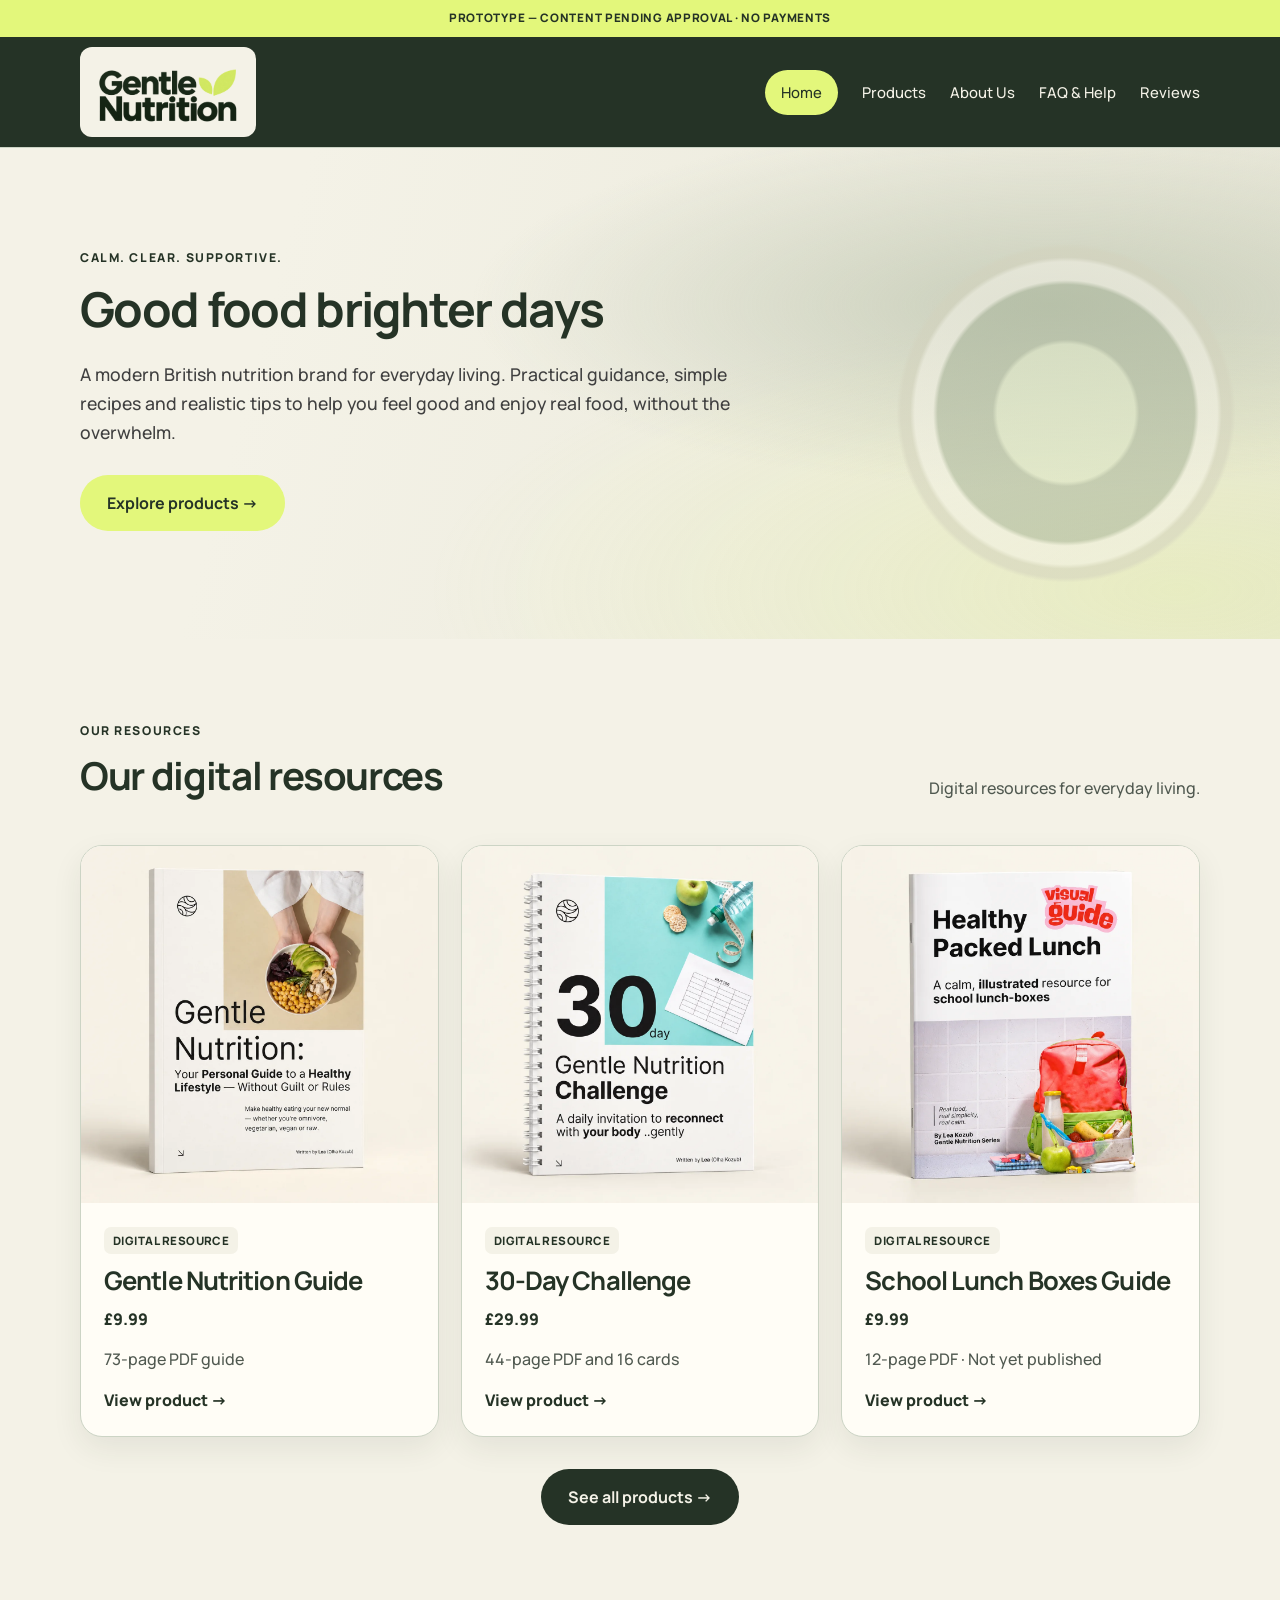
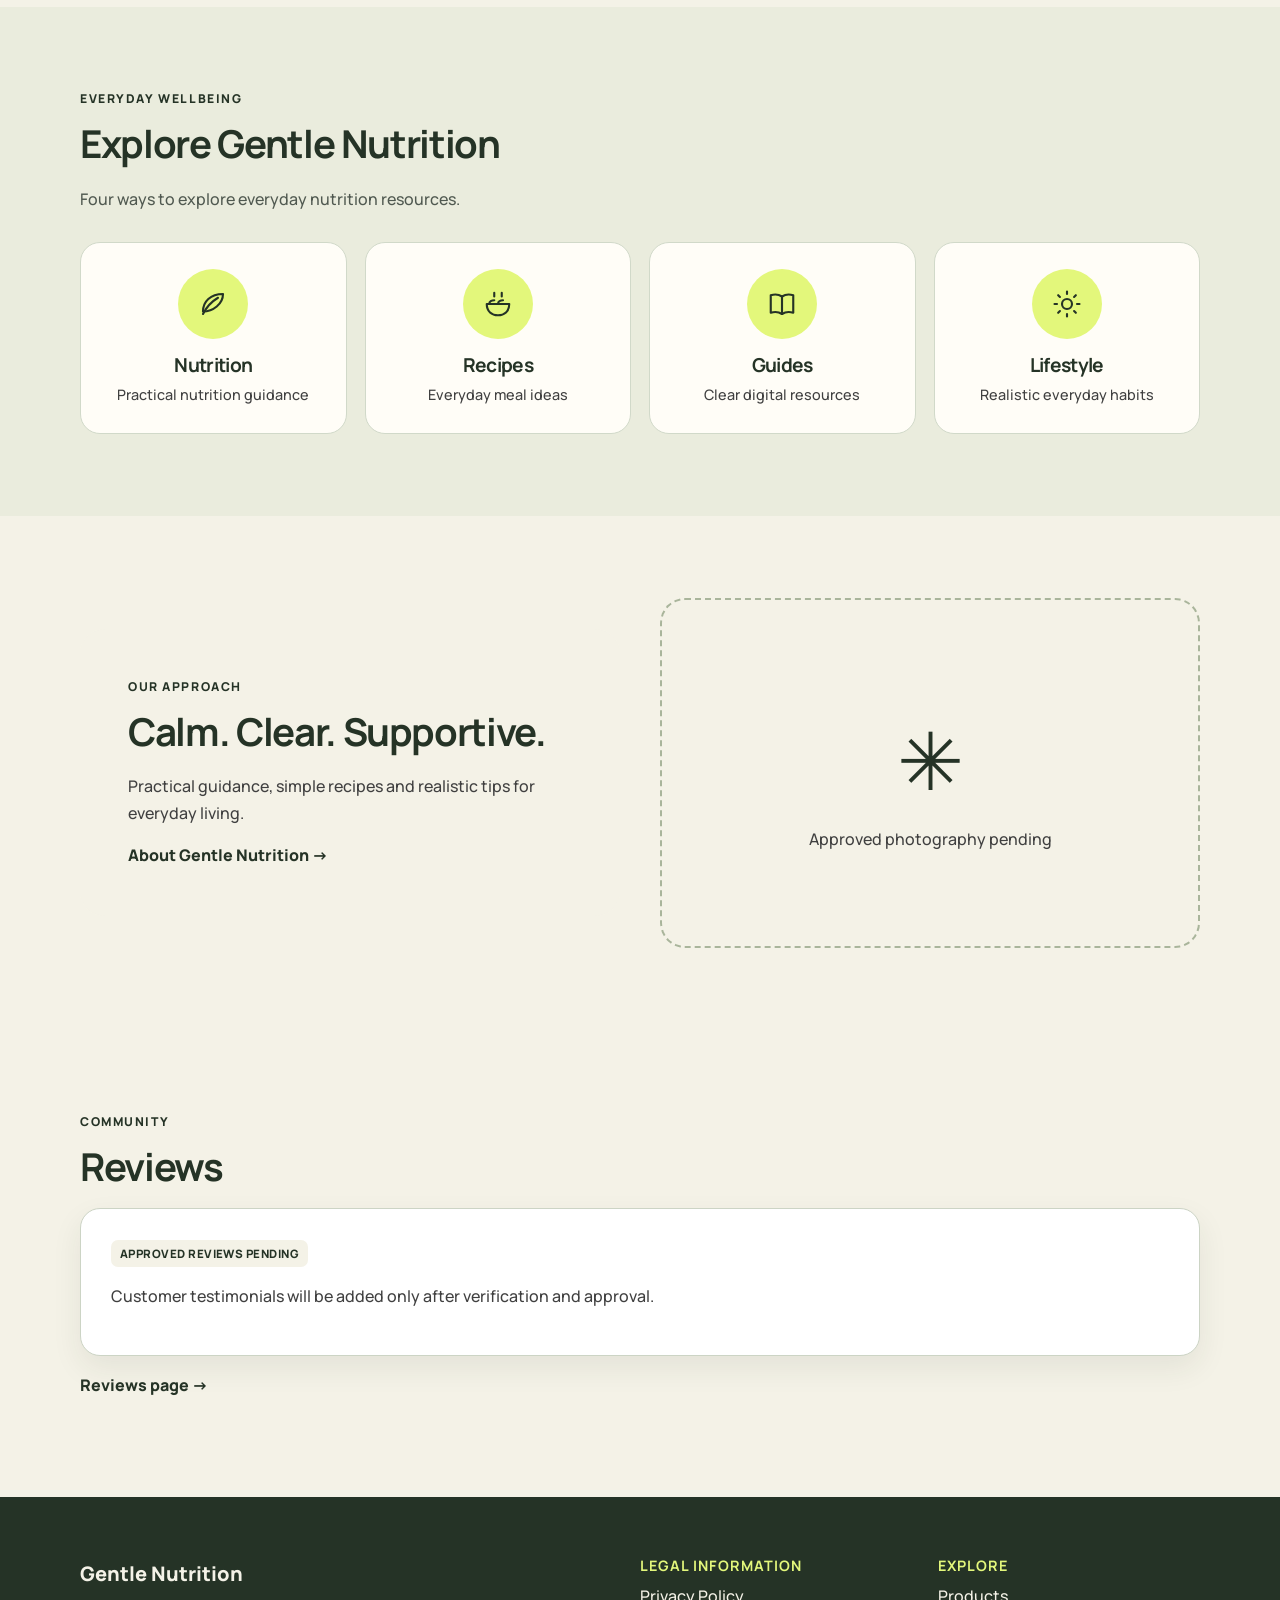
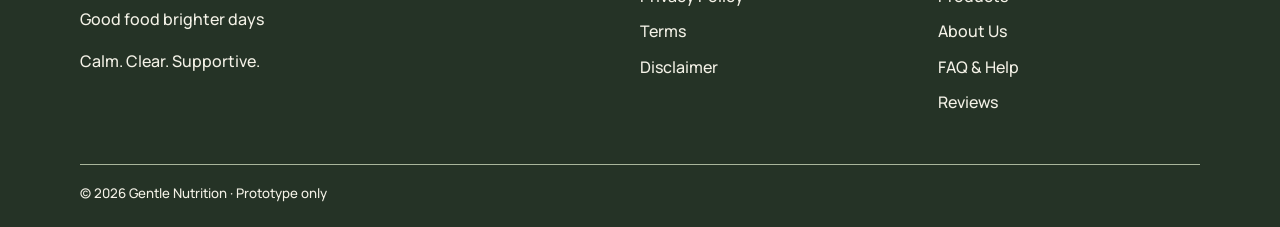
<file: index.html>
<!DOCTYPE html>
<html lang="en"><head><meta charset="utf-8"/><meta content="width=device-width,initial-scale=1" name="viewport"/><meta content="Gentle Nutrition: practical nutrition guidance and digital resources" name="description"/><title>Home | Gentle Nutrition Demo</title><link href="style.css" rel="stylesheet"/><script defer="" src="script.js"></script></head><body><div class="demo-banner">PROTOTYPE — CONTENT PENDING APPROVAL · NO PAYMENTS</div>
<header class="site-header"><div class="container header-inner"><a class="brand" href="index.html"><img alt="Gentle Nutrition" class="official-logo" src="assets/gentle-nutrition-official-dark-logo.png"/></a><button aria-controls="main-nav" aria-expanded="false" class="menu-toggle" type="button">☰ Menu</button><nav aria-label="Main navigation" id="main-nav"><a href="index.html">Home</a><a href="products.html">Products</a><a href="about.html">About Us</a><a href="faq.html">FAQ &amp; Help</a><a href="reviews.html">Reviews</a></nav></div></header><main><section class="hero"><div class="container hero-content"><p class="eyebrow">CALM. CLEAR. SUPPORTIVE.</p><h1>Good food brighter days</h1><p>A modern British nutrition brand for everyday living. Practical guidance, simple recipes and realistic tips to help you feel good and enjoy real food, without the overwhelm.</p><a class="btn btn-primary" href="products.html">Explore products →</a></div></section><section class="section"><div class="container"><div class="section-heading"><div><p class="eyebrow">OUR RESOURCES</p><h2>Our digital resources</h2></div><p class="muted">Digital resources for everyday living.</p></div><div class="product-grid featured-grid"><a class="product-card" href="product.html?id=guide"><div class="cover cover-guide"><img alt="Gentle Nutrition Guide cover" class="product-cover-image" loading="lazy" src="assets/guide.webp"/></div><div class="product-card-content"><div class="tiny-label">DIGITAL RESOURCE</div><h3>Gentle Nutrition Guide</h3><p class="price-small">£9.99</p><p>73-page PDF guide</p><span class="text-link">View product →</span></div></a><a class="product-card" href="product.html?id=challenge"><div class="cover cover-challenge"><img alt="30-Day Challenge cover" class="product-cover-image" loading="lazy" src="assets/challenge.webp"/></div><div class="product-card-content"><div class="tiny-label">DIGITAL RESOURCE</div><h3>30-Day Challenge</h3><p class="price-small">£29.99</p><p>44-page PDF and 16 cards</p><span class="text-link">View product →</span></div></a><a class="product-card" href="product.html?id=lunchboxes"><div class="cover cover-lunchboxes"><img alt="School Lunch Boxes Guide cover" class="product-cover-image" loading="lazy" src="assets/lunchboxes.webp"/></div><div class="product-card-content"><div class="tiny-label">DIGITAL RESOURCE</div><h3>School Lunch Boxes Guide</h3><p class="price-small">£9.99</p><p>12-page PDF · Not yet published</p><span class="text-link">View product →</span></div></a></div><div class="centered"><a class="btn btn-secondary" href="products.html">See all products →</a></div></div></section><section class="section explore-icons" aria-labelledby="explore-heading"><div class="container"><p class="eyebrow">EVERYDAY WELLBEING</p><h2 id="explore-heading">Explore Gentle Nutrition</h2><p class="muted">Four ways to explore everyday nutrition resources.</p><div class="icon-grid"><div class="icon-topic"><span class="icon-circle"><svg viewBox="0 0 24 24" width="30" height="30" fill="none" stroke="currentColor" stroke-width="1.7" stroke-linecap="round" stroke-linejoin="round" aria-hidden="true"><path d="M20 4C10 4 4 10 4 18c8 0 16-6 16-14Z"/><path d="M4 20c3-6 7-10 12-13"/></svg></span><h3>Nutrition</h3><p>Practical nutrition guidance</p></div><div class="icon-topic"><span class="icon-circle"><svg viewBox="0 0 24 24" width="30" height="30" fill="none" stroke="currentColor" stroke-width="1.7" stroke-linecap="round" stroke-linejoin="round" aria-hidden="true"><path d="M3 12h18c0 6-4 9-9 9s-9-3-9-9Z"/><path d="M5 12c0-2 2-3 4-3m3 3c0-2 2-3 4-3M9 3v3m6-3v3"/></svg></span><h3>Recipes</h3><p>Everyday meal ideas</p></div><div class="icon-topic"><span class="icon-circle"><svg viewBox="0 0 24 24" width="30" height="30" fill="none" stroke="currentColor" stroke-width="1.7" stroke-linecap="round" stroke-linejoin="round" aria-hidden="true"><path d="M12 6c-3-2-6-2-9-1v14c3-1 6-1 9 1 3-2 6-2 9-1V5c-3-1-6-1-9 1Z"/><path d="M12 6v14"/></svg></span><h3>Guides</h3><p>Clear digital resources</p></div><div class="icon-topic"><span class="icon-circle"><svg viewBox="0 0 24 24" width="30" height="30" fill="none" stroke="currentColor" stroke-width="1.7" stroke-linecap="round" stroke-linejoin="round" aria-hidden="true"><circle cx="12" cy="12" r="4"/><path d="M12 2v2m0 16v2M4.93 4.93l1.41 1.41m11.32 11.32 1.41 1.41M2 12h2m16 0h2M4.93 19.07l1.41-1.41M17.66 6.34l1.41-1.41"/></svg></span><h3>Lifestyle</h3><p>Realistic everyday habits</p></div></div></div></section><section class="section cream-section"><div class="container split"><div class="feature-panel"><p class="eyebrow">OUR APPROACH</p><h2>Calm. Clear. Supportive.</h2><p>Practical guidance, simple recipes and realistic tips for everyday living.</p><a class="text-link" href="about.html">About Gentle Nutrition →</a></div><div class="image-placeholder"><span aria-hidden="true" class="illustration-leaf">✳</span><span>Approved photography pending</span></div></div></section><section class="section" id="reviews"><div class="container"><p class="eyebrow">COMMUNITY</p><h2>Reviews</h2><div class="review-card"><span class="draft-tag">APPROVED REVIEWS PENDING</span><p>Customer testimonials will be added only after verification and approval.</p></div><p><a class="text-link" href="reviews.html">Reviews page →</a></p></div></section></main><footer class="site-footer"><div class="container footer-grid"><div><a class="footer-brand" href="index.html">Gentle Nutrition</a><p>Good food brighter days</p><p>Calm. Clear. Supportive.</p></div><div><h3>LEGAL INFORMATION</h3><a href="privacy.html">Privacy Policy</a><a href="terms.html">Terms</a><a href="disclaimer.html">Disclaimer</a></div><div><h3>EXPLORE</h3><a href="products.html">Products</a><a href="about.html">About Us</a><a href="faq.html">FAQ &amp; Help</a><a href="reviews.html">Reviews</a></div></div><div class="container footer-bottom">© <span data-year=""></span> Gentle Nutrition · Prototype only</div></footer></body></html>
</file>
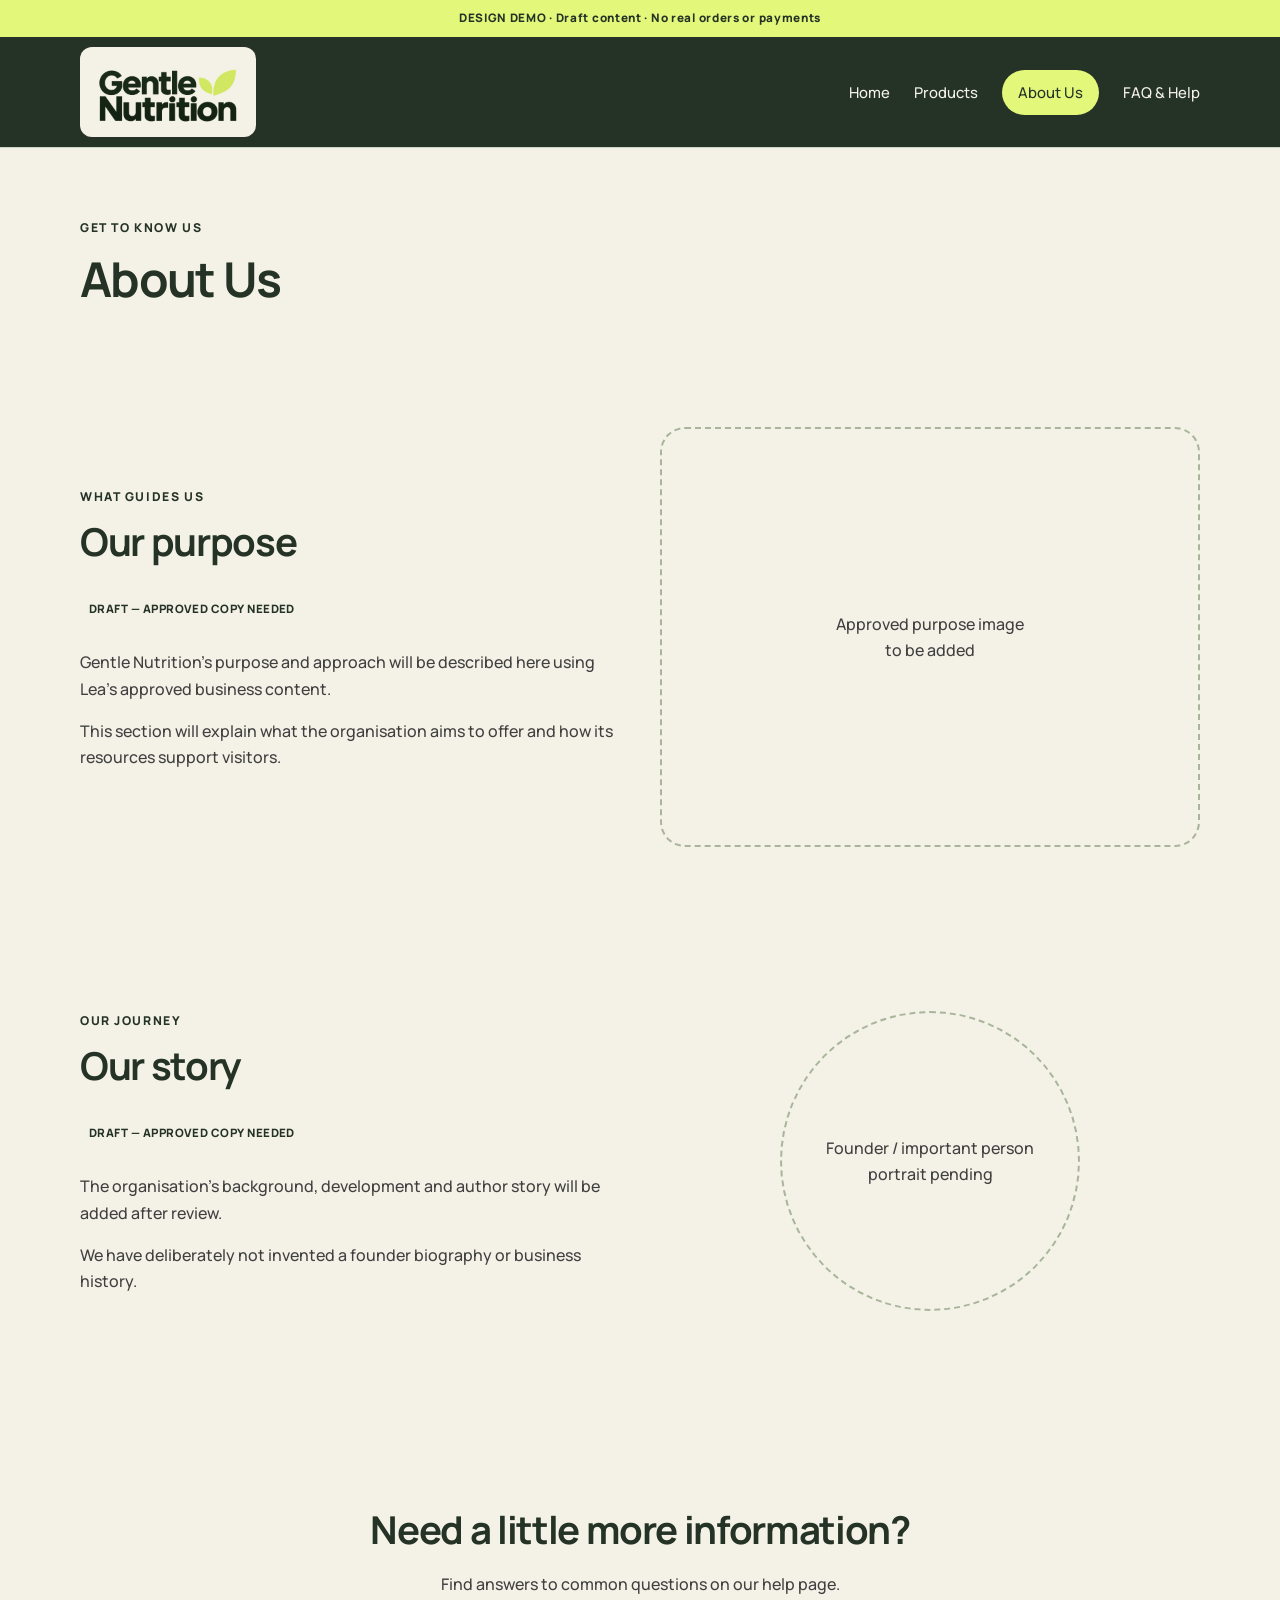
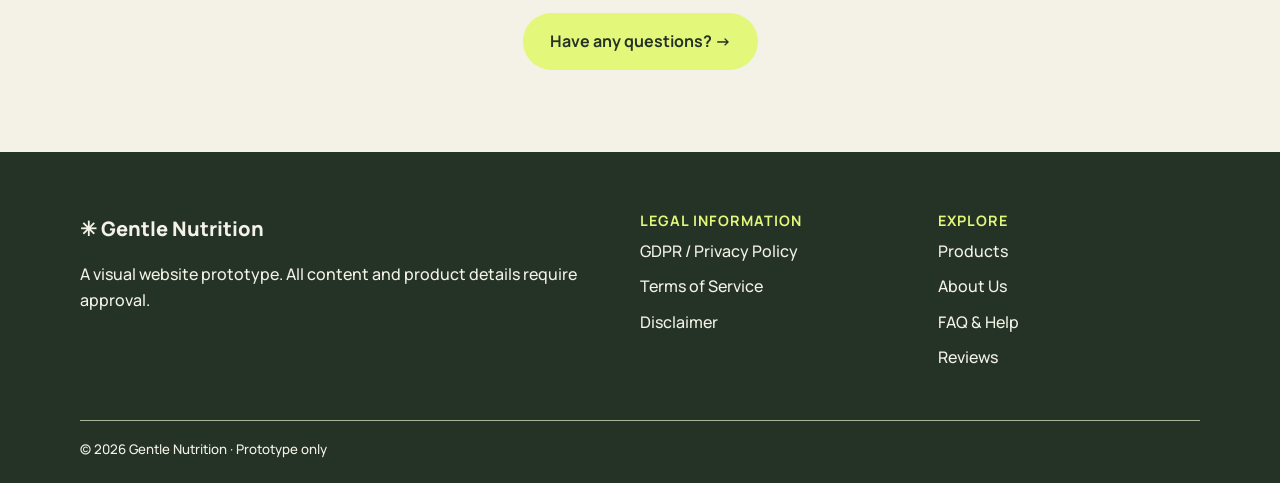
<file: about.html>
<!DOCTYPE html>
<html lang="en"><head><meta charset="utf-8"/><meta content="width=device-width,initial-scale=1" name="viewport"/><meta content="Gentle Nutrition website layout prototype based on team wireframes" name="description"/><title>About Us | Gentle Nutrition Demo</title><link href="style.css" rel="stylesheet"/><script defer="" src="script.js"></script></head><body><div class="demo-banner">DESIGN DEMO · Draft content · No real orders or payments</div><header class="site-header"><div class="container header-inner"><a class="brand" href="index.html"><img alt="Gentle Nutrition" class="official-logo" src="assets/gentle-nutrition-official-dark-logo.png"/></a><button aria-controls="main-nav" aria-expanded="false" class="menu-toggle" type="button">☰ Menu</button><nav aria-label="Main navigation" id="main-nav"><a href="index.html">Home</a><a href="products.html">Products</a><a aria-current="page" href="about.html">About Us</a><a href="faq.html">FAQ &amp; Help</a></nav></div></header><main><section class="page-intro"><div class="container"><p class="eyebrow">GET TO KNOW US</p><h1>About Us</h1></div></section><section class="section compact-top"><div class="container about-block"><div><p class="eyebrow">WHAT GUIDES US</p><h2>Our purpose</h2><p class="draft-tag">DRAFT — APPROVED COPY NEEDED</p><p>Gentle Nutrition's purpose and approach will be described here using Lea's approved business content.</p><p>This section will explain what the organisation aims to offer and how its resources support visitors.</p></div><div class="image-placeholder tall-image">Approved purpose image<br/>to be added</div></div></section><section class="section cream-section"><div class="container about-block"><div><p class="eyebrow">OUR JOURNEY</p><h2>Our story</h2><p class="draft-tag">DRAFT — APPROVED COPY NEEDED</p><p>The organisation's background, development and author story will be added after review.</p><p>We have deliberately not invented a founder biography or business history.</p></div><div aria-label="Placeholder for founder or important person portrait" class="portrait-placeholder" role="img">Founder / important person<br/>portrait pending</div></div></section><section class="section"><div class="container centered"><h2>Need a little more information?</h2><p>Find answers to common questions on our help page.</p><a class="btn btn-primary" href="faq.html">Have any questions? →</a></div></section></main><footer class="site-footer"><div class="container footer-grid"><div><a class="footer-brand" href="index.html">✳ Gentle Nutrition</a><p>A visual website prototype. All content and product details require approval.</p></div><div><h3>LEGAL INFORMATION</h3><a href="privacy.html">GDPR / Privacy Policy</a><a href="terms.html">Terms of Service</a><a href="disclaimer.html">Disclaimer</a></div><div><h3>EXPLORE</h3><a href="products.html">Products</a><a href="about.html">About Us</a><a href="faq.html">FAQ &amp; Help</a><a href="reviews.html">Reviews</a></div></div><div class="container footer-bottom">© <span data-year=""></span> Gentle Nutrition · Prototype only</div></footer></body></html>
</file>
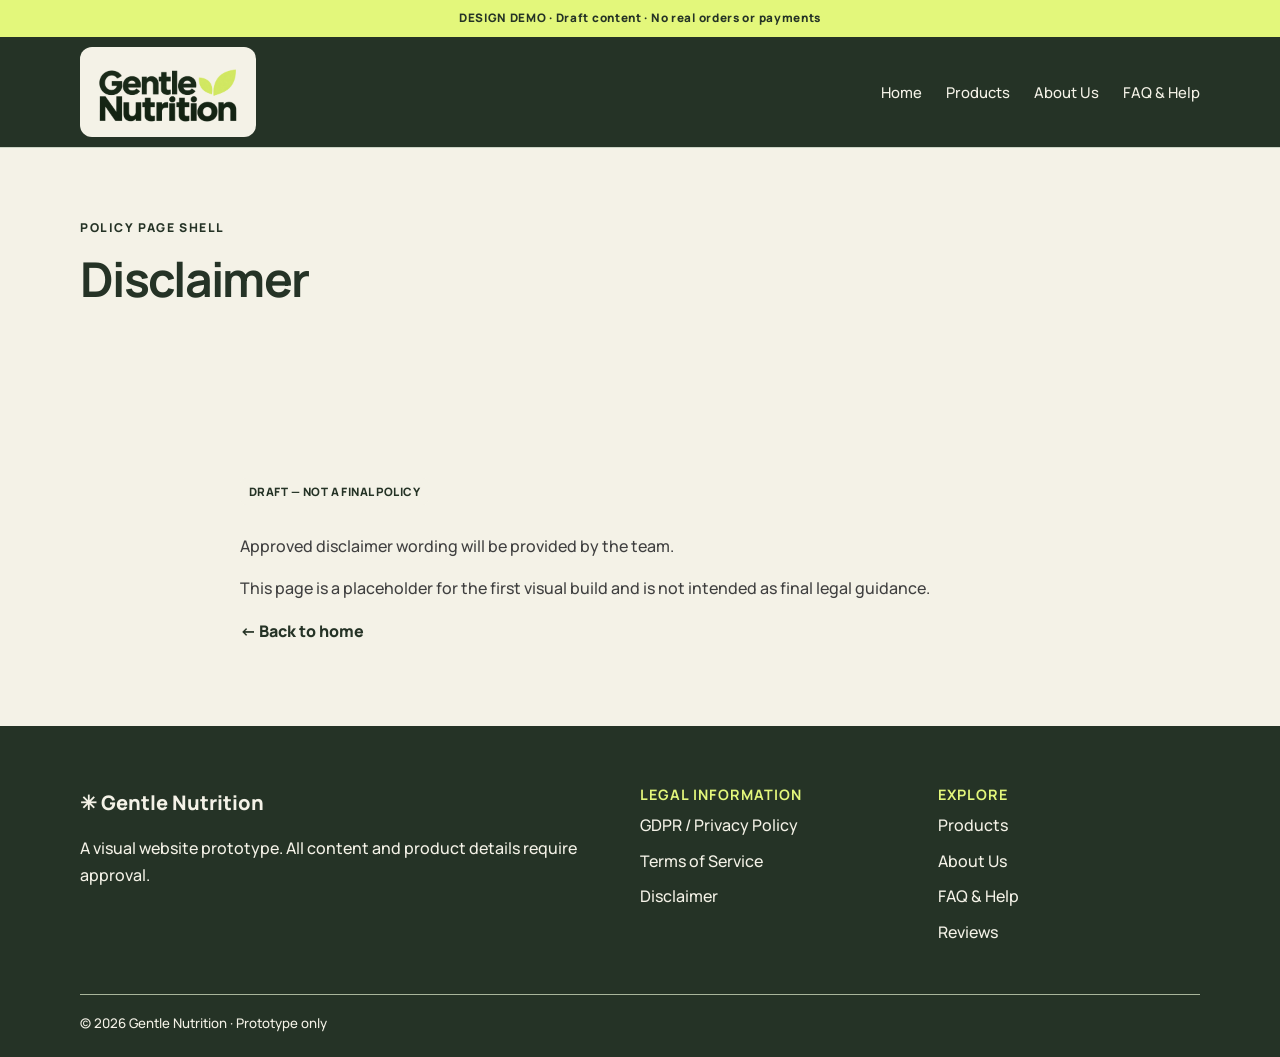
<file: disclaimer.html>
<!DOCTYPE html>
<html lang="en"><head><meta charset="utf-8"/><meta content="width=device-width,initial-scale=1" name="viewport"/><meta content="Gentle Nutrition website layout prototype based on team wireframes" name="description"/><title>Disclaimer | Gentle Nutrition Demo</title><link href="style.css" rel="stylesheet"/><script defer="" src="script.js"></script></head><body><div class="demo-banner">DESIGN DEMO · Draft content · No real orders or payments</div><header class="site-header"><div class="container header-inner"><a class="brand" href="index.html"><img alt="Gentle Nutrition" class="official-logo" src="assets/gentle-nutrition-official-dark-logo.png"/></a><button aria-controls="main-nav" aria-expanded="false" class="menu-toggle" type="button">☰ Menu</button><nav aria-label="Main navigation" id="main-nav"><a href="index.html">Home</a><a href="products.html">Products</a><a href="about.html">About Us</a><a href="faq.html">FAQ &amp; Help</a></nav></div></header><main><section class="page-intro"><div class="container"><p class="eyebrow">POLICY PAGE SHELL</p><h1>Disclaimer</h1></div></section><section class="section"><div class="container narrow"><p class="draft-tag">DRAFT — NOT A FINAL POLICY</p><p>Approved disclaimer wording will be provided by the team.</p><p>This page is a placeholder for the first visual build and is not intended as final legal guidance.</p><a class="text-link" href="index.html">← Back to home</a></div></section></main><footer class="site-footer"><div class="container footer-grid"><div><a class="footer-brand" href="index.html">✳ Gentle Nutrition</a><p>A visual website prototype. All content and product details require approval.</p></div><div><h3>LEGAL INFORMATION</h3><a href="privacy.html">GDPR / Privacy Policy</a><a href="terms.html">Terms of Service</a><a href="disclaimer.html">Disclaimer</a></div><div><h3>EXPLORE</h3><a href="products.html">Products</a><a href="about.html">About Us</a><a href="faq.html">FAQ &amp; Help</a><a href="reviews.html">Reviews</a></div></div><div class="container footer-bottom">© <span data-year=""></span> Gentle Nutrition · Prototype only</div></footer></body></html>
</file>
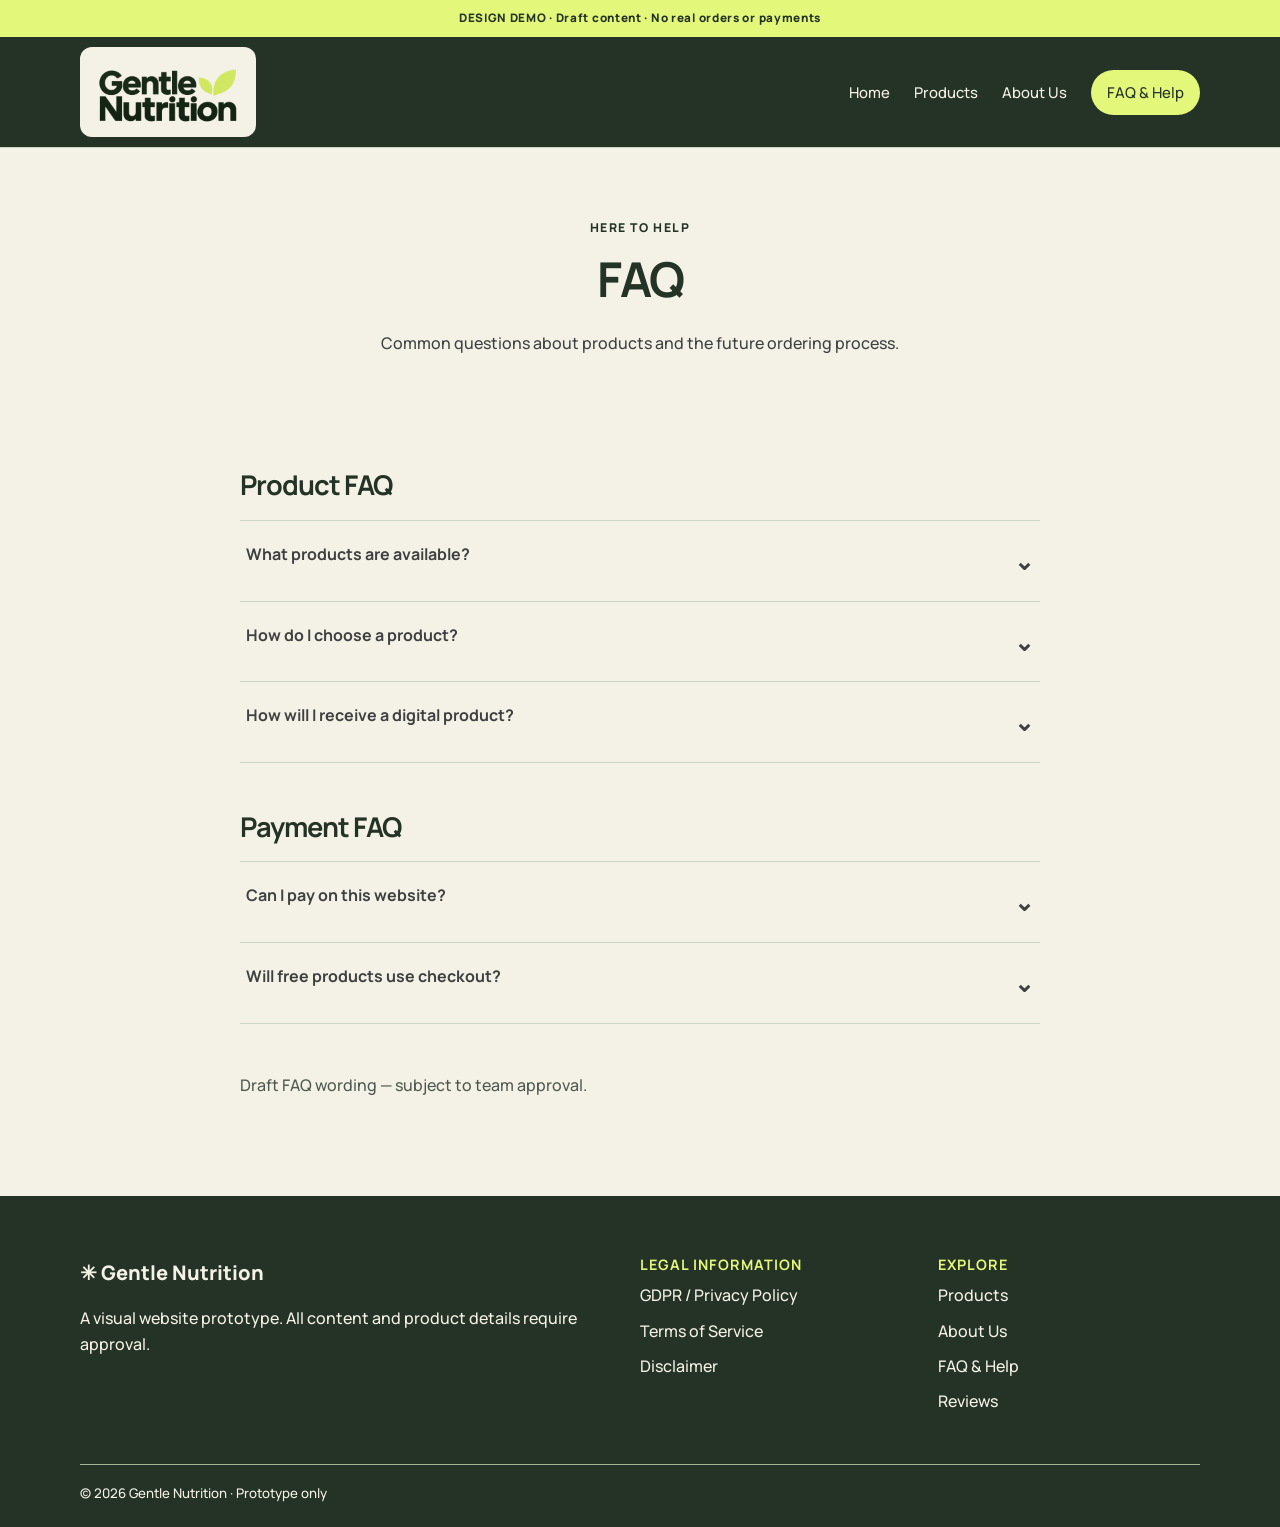
<file: faq.html>
<!DOCTYPE html>
<html lang="en"><head><meta charset="utf-8"/><meta content="width=device-width,initial-scale=1" name="viewport"/><meta content="Gentle Nutrition website layout prototype based on team wireframes" name="description"/><title>FAQ &amp; Help | Gentle Nutrition Demo</title><link href="style.css" rel="stylesheet"/><script defer="" src="script.js"></script></head><body><div class="demo-banner">DESIGN DEMO · Draft content · No real orders or payments</div><header class="site-header"><div class="container header-inner"><a class="brand" href="index.html"><img alt="Gentle Nutrition" class="official-logo" src="assets/gentle-nutrition-official-dark-logo.png"/></a><button aria-controls="main-nav" aria-expanded="false" class="menu-toggle" type="button">☰ Menu</button><nav aria-label="Main navigation" id="main-nav"><a href="index.html">Home</a><a href="products.html">Products</a><a href="about.html">About Us</a><a aria-current="page" href="faq.html">FAQ &amp; Help</a></nav></div></header><main><section class="page-intro faq-intro"><div class="container"><p class="eyebrow">HERE TO HELP</p><h1>FAQ</h1><p>Common questions about products and the future ordering process.</p></div></section><section class="section compact-top"><div class="container narrow"><section class="faq-group"><h2>Product FAQ</h2><details class="faq-item"><summary>What products are available?<span aria-hidden="true" class="faq-chevron">⌄</span></summary><div class="faq-answer"><p>The demo lists three paid digital products and one free Constructors offer. Approved details will be added later.</p></div></details><details class="faq-item"><summary>How do I choose a product?<span aria-hidden="true" class="faq-chevron">⌄</span></summary><div class="faq-answer"><p>Review each demonstration product page. Product guidance and suitability information still require approval.</p></div></details><details class="faq-item"><summary>How will I receive a digital product?<span aria-hidden="true" class="faq-chevron">⌄</span></summary><div class="faq-answer"><p>Digital delivery is not active in this demonstration. The approved delivery process will be implemented in a later stage.</p></div></details></section><section class="faq-group"><h2>Payment FAQ</h2><details class="faq-item"><summary>Can I pay on this website?<span aria-hidden="true" class="faq-chevron">⌄</span></summary><div class="faq-answer"><p>No. This is a visual demonstration. Live Stripe checkout has not been implemented.</p></div></details><details class="faq-item"><summary>Will free products use checkout?<span aria-hidden="true" class="faq-chevron">⌄</span></summary><div class="faq-answer"><p>The current project plan is for intended product orders, including free orders, to use Stripe in a later stage.</p></div></details></section><p class="muted">Draft FAQ wording — subject to team approval.</p></div></section></main><footer class="site-footer"><div class="container footer-grid"><div><a class="footer-brand" href="index.html">✳ Gentle Nutrition</a><p>A visual website prototype. All content and product details require approval.</p></div><div><h3>LEGAL INFORMATION</h3><a href="privacy.html">GDPR / Privacy Policy</a><a href="terms.html">Terms of Service</a><a href="disclaimer.html">Disclaimer</a></div><div><h3>EXPLORE</h3><a href="products.html">Products</a><a href="about.html">About Us</a><a href="faq.html">FAQ &amp; Help</a><a href="reviews.html">Reviews</a></div></div><div class="container footer-bottom">© <span data-year=""></span> Gentle Nutrition · Prototype only</div></footer></body></html>
</file>
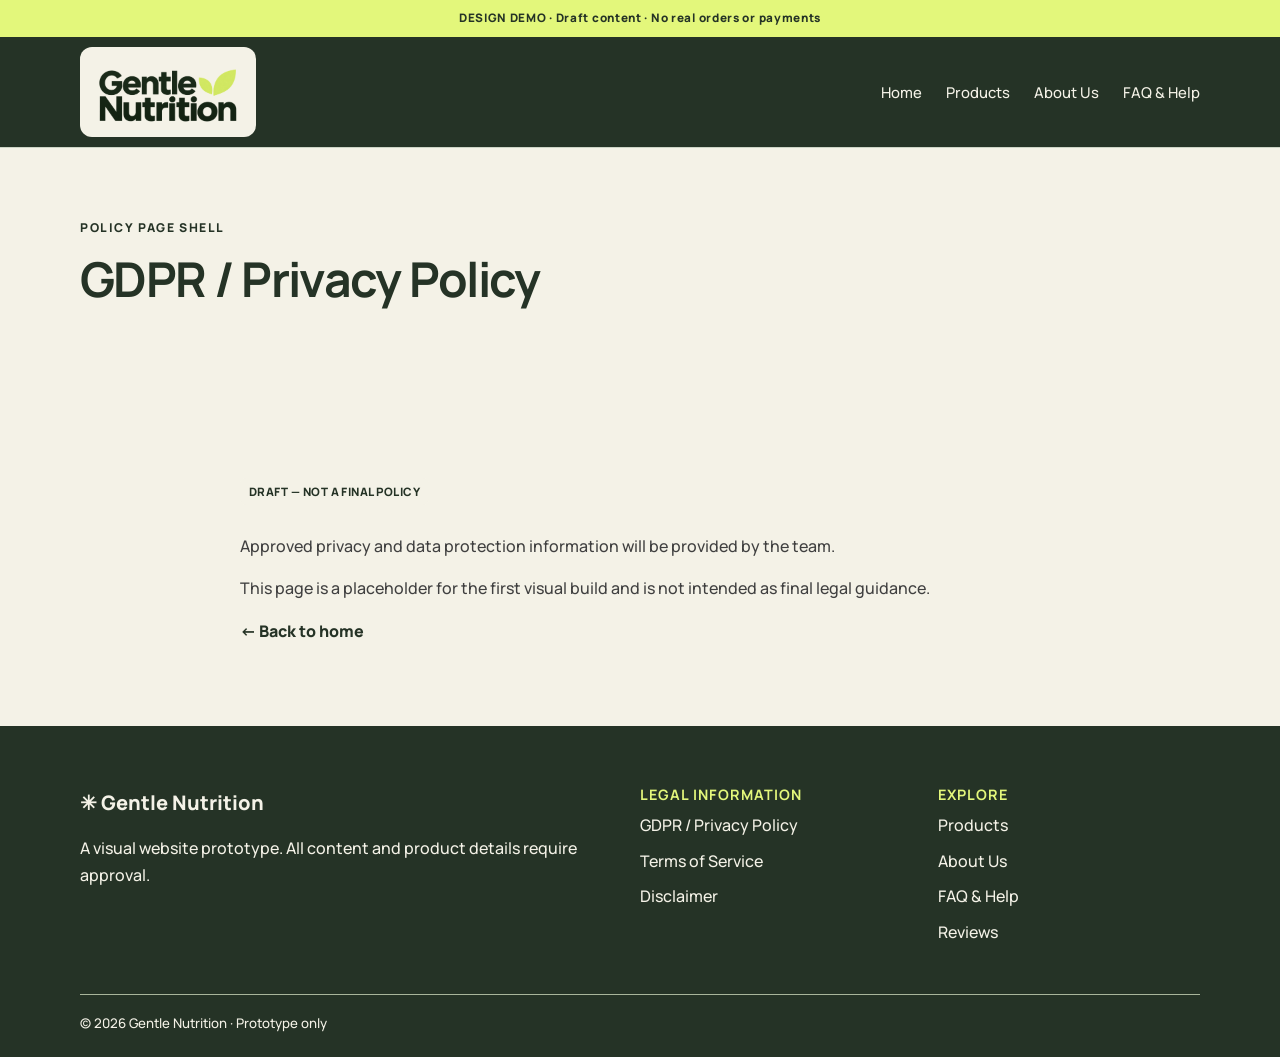
<file: privacy.html>
<!DOCTYPE html>
<html lang="en"><head><meta charset="utf-8"/><meta content="width=device-width,initial-scale=1" name="viewport"/><meta content="Gentle Nutrition website layout prototype based on team wireframes" name="description"/><title>GDPR / Privacy Policy | Gentle Nutrition Demo</title><link href="style.css" rel="stylesheet"/><script defer="" src="script.js"></script></head><body><div class="demo-banner">DESIGN DEMO · Draft content · No real orders or payments</div><header class="site-header"><div class="container header-inner"><a class="brand" href="index.html"><img alt="Gentle Nutrition" class="official-logo" src="assets/gentle-nutrition-official-dark-logo.png"/></a><button aria-controls="main-nav" aria-expanded="false" class="menu-toggle" type="button">☰ Menu</button><nav aria-label="Main navigation" id="main-nav"><a href="index.html">Home</a><a href="products.html">Products</a><a href="about.html">About Us</a><a href="faq.html">FAQ &amp; Help</a></nav></div></header><main><section class="page-intro"><div class="container"><p class="eyebrow">POLICY PAGE SHELL</p><h1>GDPR / Privacy Policy</h1></div></section><section class="section"><div class="container narrow"><p class="draft-tag">DRAFT — NOT A FINAL POLICY</p><p>Approved privacy and data protection information will be provided by the team.</p><p>This page is a placeholder for the first visual build and is not intended as final legal guidance.</p><a class="text-link" href="index.html">← Back to home</a></div></section></main><footer class="site-footer"><div class="container footer-grid"><div><a class="footer-brand" href="index.html">✳ Gentle Nutrition</a><p>A visual website prototype. All content and product details require approval.</p></div><div><h3>LEGAL INFORMATION</h3><a href="privacy.html">GDPR / Privacy Policy</a><a href="terms.html">Terms of Service</a><a href="disclaimer.html">Disclaimer</a></div><div><h3>EXPLORE</h3><a href="products.html">Products</a><a href="about.html">About Us</a><a href="faq.html">FAQ &amp; Help</a><a href="reviews.html">Reviews</a></div></div><div class="container footer-bottom">© <span data-year=""></span> Gentle Nutrition · Prototype only</div></footer></body></html>
</file>
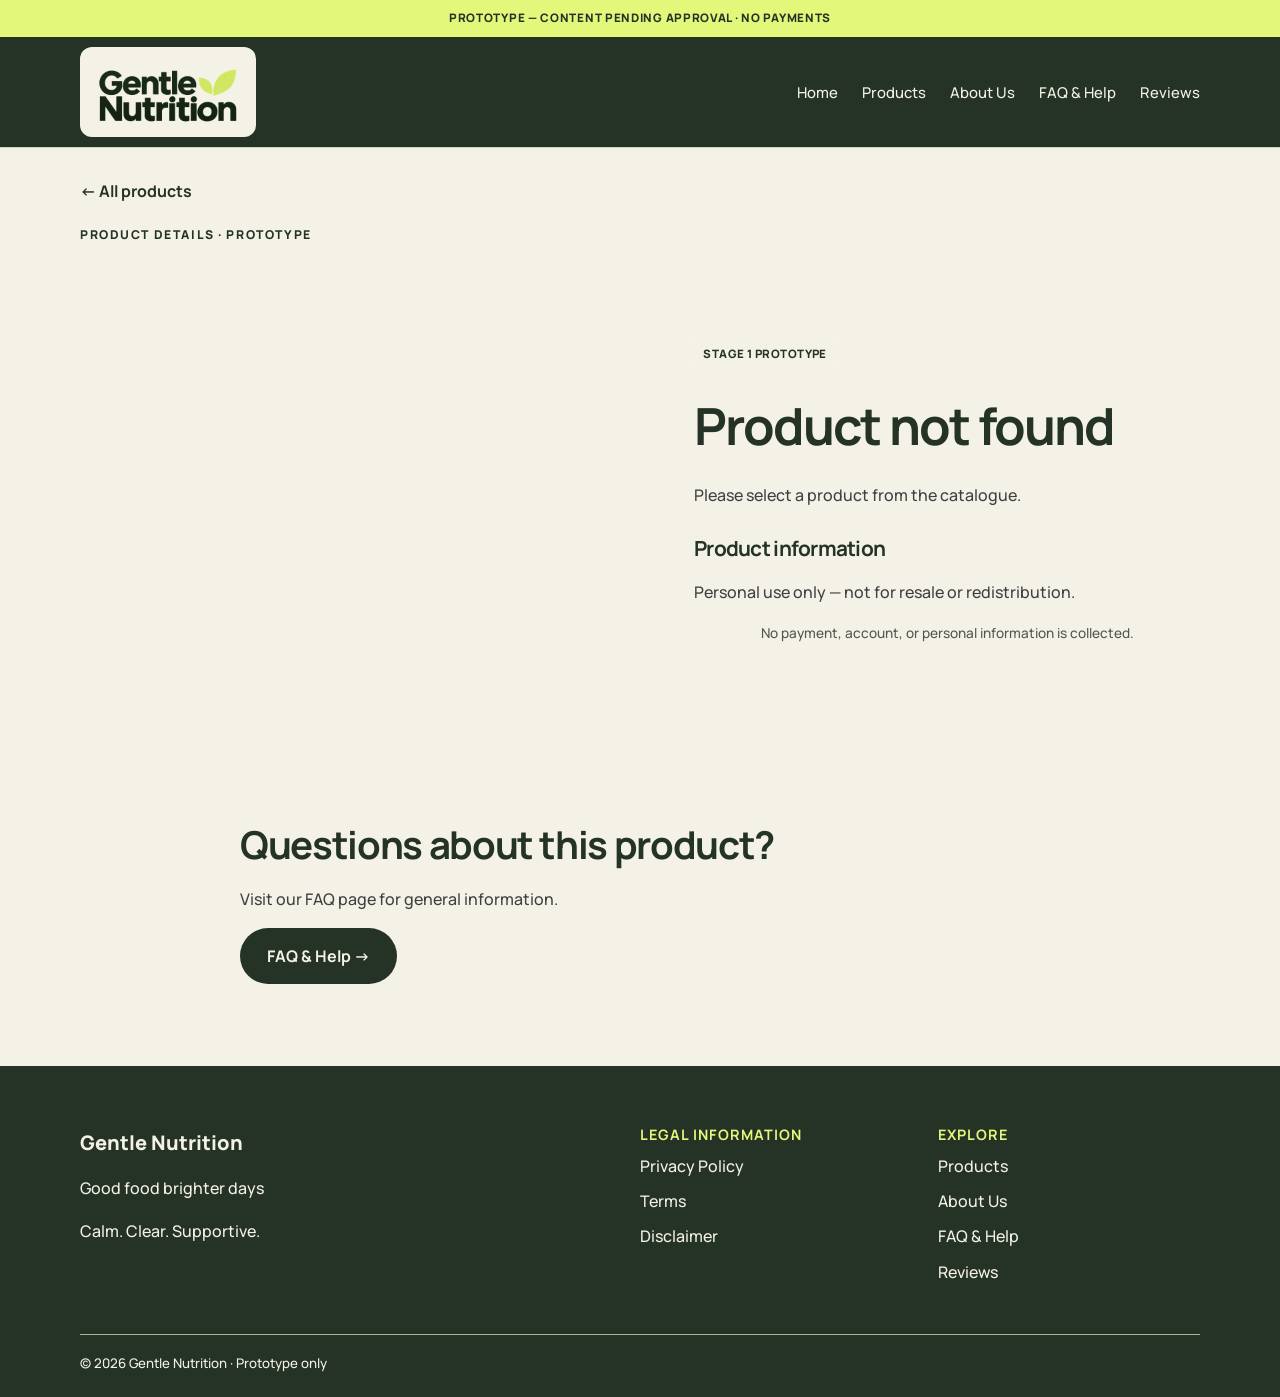
<file: product.html>
<!DOCTYPE html>
<html lang="en"><head><meta charset="utf-8"/><meta content="width=device-width,initial-scale=1" name="viewport"/><meta content="Gentle Nutrition: practical nutrition guidance and digital resources" name="description"/><title>Product details | Gentle Nutrition Demo</title><link href="style.css" rel="stylesheet"/><script defer="" src="script.js"></script></head><body><div class="demo-banner">PROTOTYPE — CONTENT PENDING APPROVAL · NO PAYMENTS</div>
<header class="site-header"><div class="container header-inner"><a class="brand" href="index.html"><img alt="Gentle Nutrition" class="official-logo" src="assets/gentle-nutrition-official-dark-logo.png"/></a><button aria-controls="main-nav" aria-expanded="false" class="menu-toggle" type="button">☰ Menu</button><nav aria-label="Main navigation" id="main-nav"><a href="index.html">Home</a><a href="products.html">Products</a><a href="about.html">About Us</a><a href="faq.html">FAQ &amp; Help</a><a href="reviews.html">Reviews</a></nav></div></header><main><section class="page-intro slim-intro"><div class="container"><a class="back-link" href="products.html">← All products</a><p class="eyebrow">PRODUCT DETAILS · PROTOTYPE</p></div></section><section class="section compact-top"><div class="container product-detail"><div id="detail-cover"></div><div class="detail-content"><p class="draft-tag">STAGE 1 PROTOTYPE</p><h1 id="detail-name">Product</h1><p class="detail-price" id="detail-price"></p><p id="detail-description"></p><h2>Product information</h2><p id="detail-format"></p><p>Personal use only — not for resale or redistribution.</p><p id="detail-delivery"></p><button class="btn btn-primary wide-btn" disabled="" type="button">Demo — payment coming soon</button><p class="muted center-text">No payment, account, or personal information is collected.</p></div></div></section><section class="section cream-section"><div class="container narrow"><h2>Questions about this product?</h2><p>Visit our FAQ page for general information.</p><a class="btn btn-secondary" href="faq.html">FAQ &amp; Help →</a></div></section></main><footer class="site-footer"><div class="container footer-grid"><div><a class="footer-brand" href="index.html">Gentle Nutrition</a><p>Good food brighter days</p><p>Calm. Clear. Supportive.</p></div><div><h3>LEGAL INFORMATION</h3><a href="privacy.html">Privacy Policy</a><a href="terms.html">Terms</a><a href="disclaimer.html">Disclaimer</a></div><div><h3>EXPLORE</h3><a href="products.html">Products</a><a href="about.html">About Us</a><a href="faq.html">FAQ &amp; Help</a><a href="reviews.html">Reviews</a></div></div><div class="container footer-bottom">© <span data-year=""></span> Gentle Nutrition · Prototype only</div></footer></body></html>
</file>
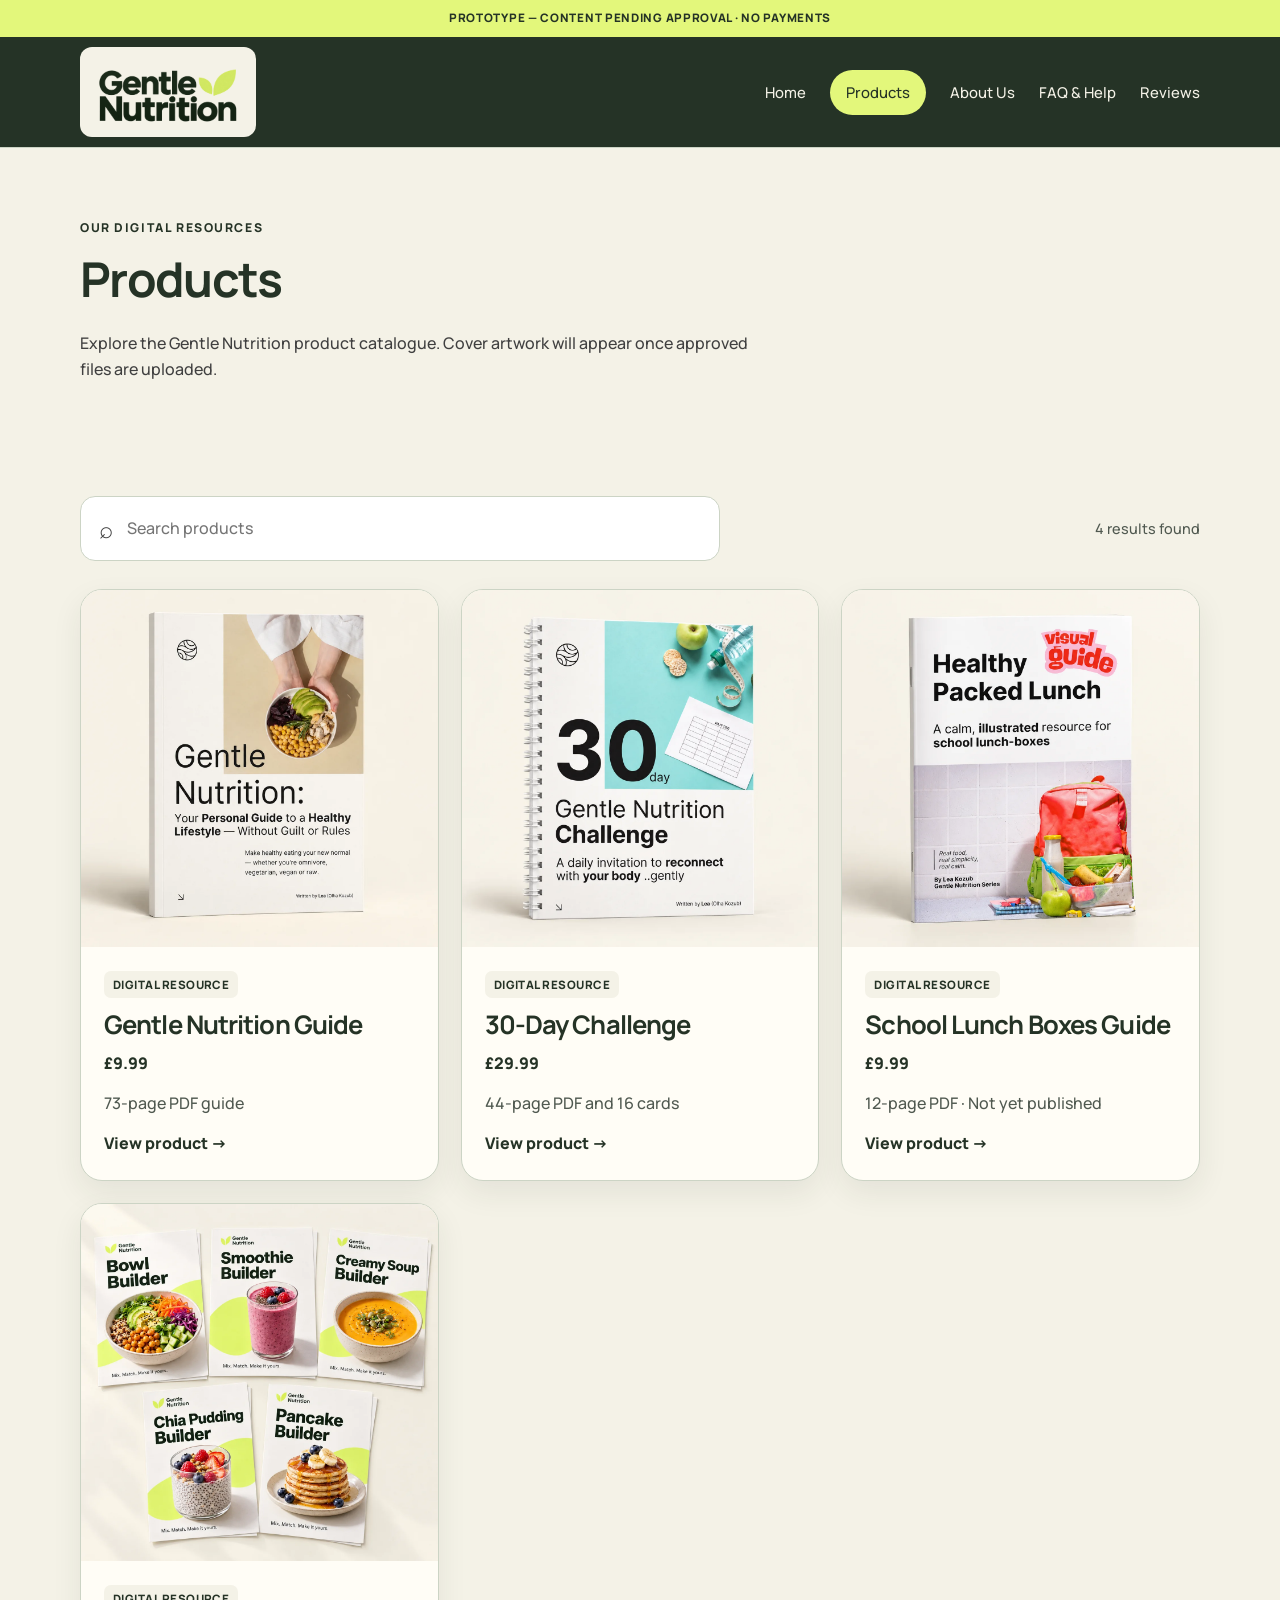
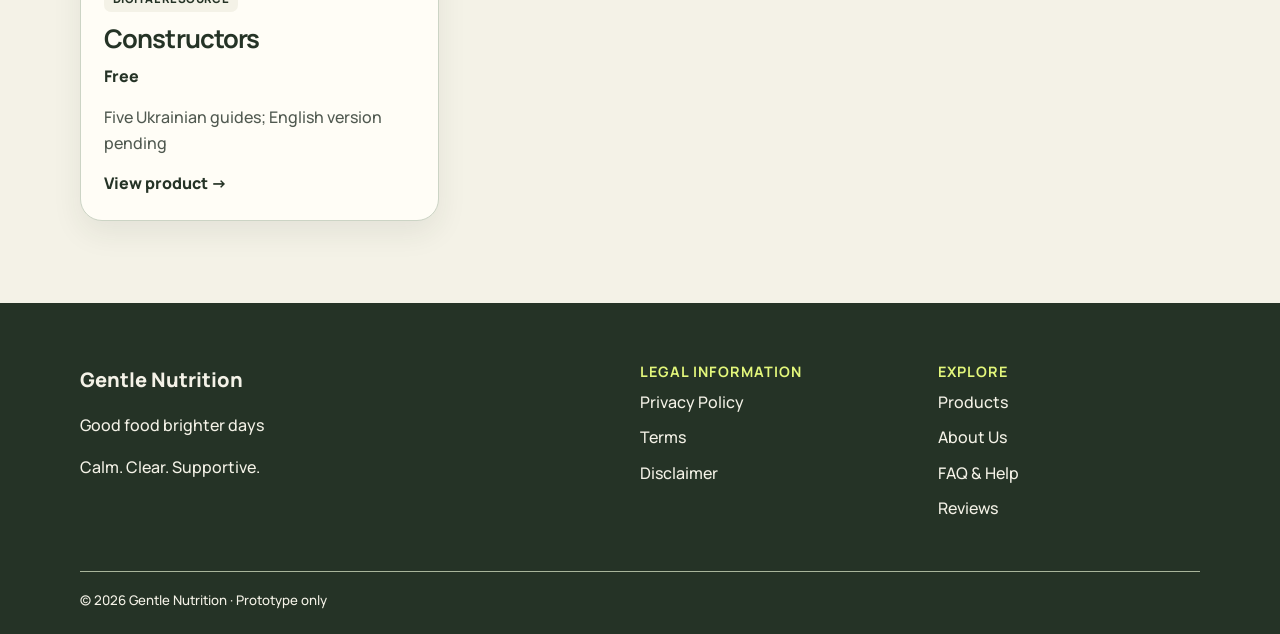
<file: products.html>
<!DOCTYPE html>
<html lang="en"><head><meta charset="utf-8"/><meta content="width=device-width,initial-scale=1" name="viewport"/><meta content="Gentle Nutrition: practical nutrition guidance and digital resources" name="description"/><title>Products | Gentle Nutrition Demo</title><link href="style.css" rel="stylesheet"/><script defer="" src="script.js"></script></head><body><div class="demo-banner">PROTOTYPE — CONTENT PENDING APPROVAL · NO PAYMENTS</div>
<header class="site-header"><div class="container header-inner"><a class="brand" href="index.html"><img alt="Gentle Nutrition" class="official-logo" src="assets/gentle-nutrition-official-dark-logo.png"/></a><button aria-controls="main-nav" aria-expanded="false" class="menu-toggle" type="button">☰ Menu</button><nav aria-label="Main navigation" id="main-nav"><a href="index.html">Home</a><a href="products.html">Products</a><a href="about.html">About Us</a><a href="faq.html">FAQ &amp; Help</a><a href="reviews.html">Reviews</a></nav></div></header><main><section class="page-intro"><div class="container"><p class="eyebrow">OUR DIGITAL RESOURCES</p><h1>Products</h1><p>Explore the Gentle Nutrition product catalogue. Cover artwork will appear once approved files are uploaded.</p></div></section><section class="section compact-top"><div class="container"><div class="search-row"><label class="search-box" for="product-search"><span aria-hidden="true">⌕</span><input autocomplete="off" id="product-search" placeholder="Search products" type="search"/></label><span class="results-count" id="results-count" role="status">4 results found</span></div><div class="product-grid listing-grid" id="products-list"><a class="product-card" href="product.html?id=guide"><div class="cover cover-guide"><img alt="Gentle Nutrition Guide cover" class="product-cover-image" loading="lazy" src="assets/guide.webp"/></div><div class="product-card-content"><div class="tiny-label">DIGITAL RESOURCE</div><h3>Gentle Nutrition Guide</h3><p class="price-small">£9.99</p><p>73-page PDF guide</p><span class="text-link">View product →</span></div></a><a class="product-card" href="product.html?id=challenge"><div class="cover cover-challenge"><img alt="30-Day Challenge cover" class="product-cover-image" loading="lazy" src="assets/challenge.webp"/></div><div class="product-card-content"><div class="tiny-label">DIGITAL RESOURCE</div><h3>30-Day Challenge</h3><p class="price-small">£29.99</p><p>44-page PDF and 16 cards</p><span class="text-link">View product →</span></div></a><a class="product-card" href="product.html?id=lunchboxes"><div class="cover cover-lunchboxes"><img alt="School Lunch Boxes Guide cover" class="product-cover-image" loading="lazy" src="assets/lunchboxes.webp"/></div><div class="product-card-content"><div class="tiny-label">DIGITAL RESOURCE</div><h3>School Lunch Boxes Guide</h3><p class="price-small">£9.99</p><p>12-page PDF · Not yet published</p><span class="text-link">View product →</span></div></a><a class="product-card" href="product.html?id=constructors"><div class="cover cover-constructors"><img alt="Constructors cover" class="product-cover-image" loading="lazy" src="assets/constructors.webp"/></div><div class="product-card-content"><div class="tiny-label">DIGITAL RESOURCE</div><h3>Constructors</h3><p class="price-small">Free</p><p>Five Ukrainian guides; English version pending</p><span class="text-link">View product →</span></div></a></div><p class="empty-results" hidden="" id="empty-results">No matching products found.</p></div></section></main><footer class="site-footer"><div class="container footer-grid"><div><a class="footer-brand" href="index.html">Gentle Nutrition</a><p>Good food brighter days</p><p>Calm. Clear. Supportive.</p></div><div><h3>LEGAL INFORMATION</h3><a href="privacy.html">Privacy Policy</a><a href="terms.html">Terms</a><a href="disclaimer.html">Disclaimer</a></div><div><h3>EXPLORE</h3><a href="products.html">Products</a><a href="about.html">About Us</a><a href="faq.html">FAQ &amp; Help</a><a href="reviews.html">Reviews</a></div></div><div class="container footer-bottom">© <span data-year=""></span> Gentle Nutrition · Prototype only</div></footer></body></html>
</file>
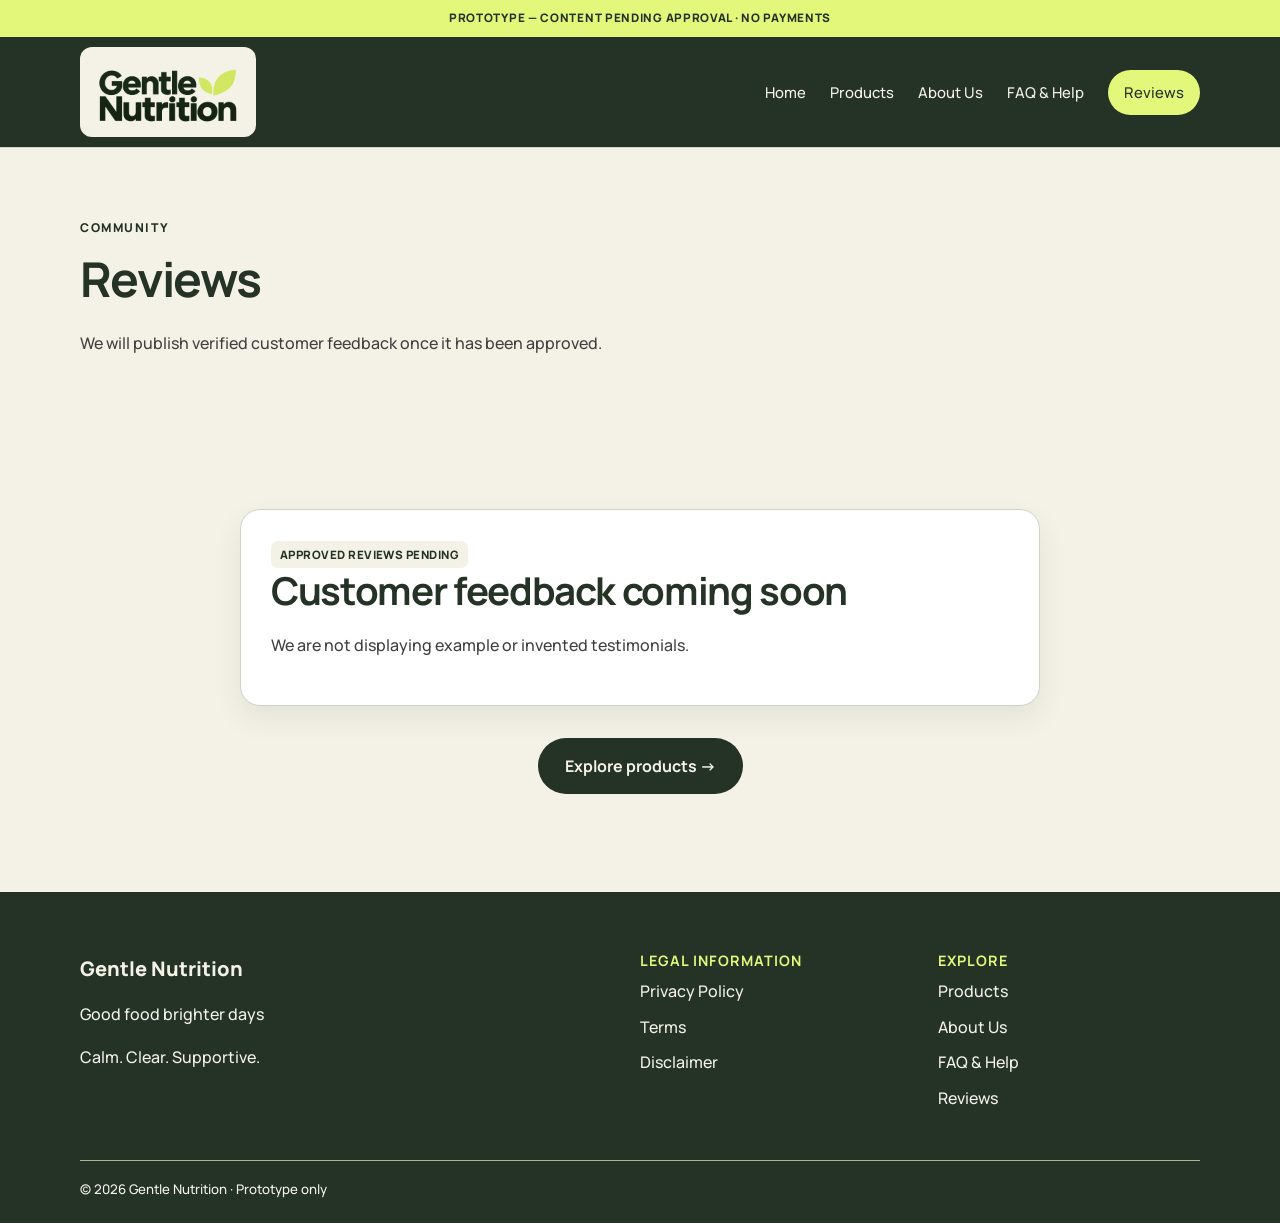
<file: reviews.html>
<!DOCTYPE html>
<html lang="en"><head><meta charset="utf-8"/><meta content="width=device-width,initial-scale=1" name="viewport"/><meta content="Gentle Nutrition: practical nutrition guidance and digital resources" name="description"/><title>Reviews | Gentle Nutrition Demo</title><link href="style.css" rel="stylesheet"/><script defer="" src="script.js"></script></head><body><div class="demo-banner">PROTOTYPE — CONTENT PENDING APPROVAL · NO PAYMENTS</div>
<header class="site-header"><div class="container header-inner"><a class="brand" href="index.html"><img alt="Gentle Nutrition" class="official-logo" src="assets/gentle-nutrition-official-dark-logo.png"/></a><button aria-controls="main-nav" aria-expanded="false" class="menu-toggle" type="button">☰ Menu</button><nav aria-label="Main navigation" id="main-nav"><a href="index.html">Home</a><a href="products.html">Products</a><a href="about.html">About Us</a><a href="faq.html">FAQ &amp; Help</a><a href="reviews.html">Reviews</a></nav></div></header><main><section class="page-intro"><div class="container"><p class="eyebrow">COMMUNITY</p><h1>Reviews</h1><p>We will publish verified customer feedback once it has been approved.</p></div></section><section class="section"><div class="container narrow"><div class="review-card"><span class="draft-tag">APPROVED REVIEWS PENDING</span><h2>Customer feedback coming soon</h2><p>We are not displaying example or invented testimonials.</p></div><p class="centered"><a class="btn btn-secondary" href="products.html">Explore products →</a></p></div></section></main><footer class="site-footer"><div class="container footer-grid"><div><a class="footer-brand" href="index.html">Gentle Nutrition</a><p>Good food brighter days</p><p>Calm. Clear. Supportive.</p></div><div><h3>LEGAL INFORMATION</h3><a href="privacy.html">Privacy Policy</a><a href="terms.html">Terms</a><a href="disclaimer.html">Disclaimer</a></div><div><h3>EXPLORE</h3><a href="products.html">Products</a><a href="about.html">About Us</a><a href="faq.html">FAQ &amp; Help</a><a href="reviews.html">Reviews</a></div></div><div class="container footer-bottom">© <span data-year=""></span> Gentle Nutrition · Prototype only</div></footer></body></html>
</file>
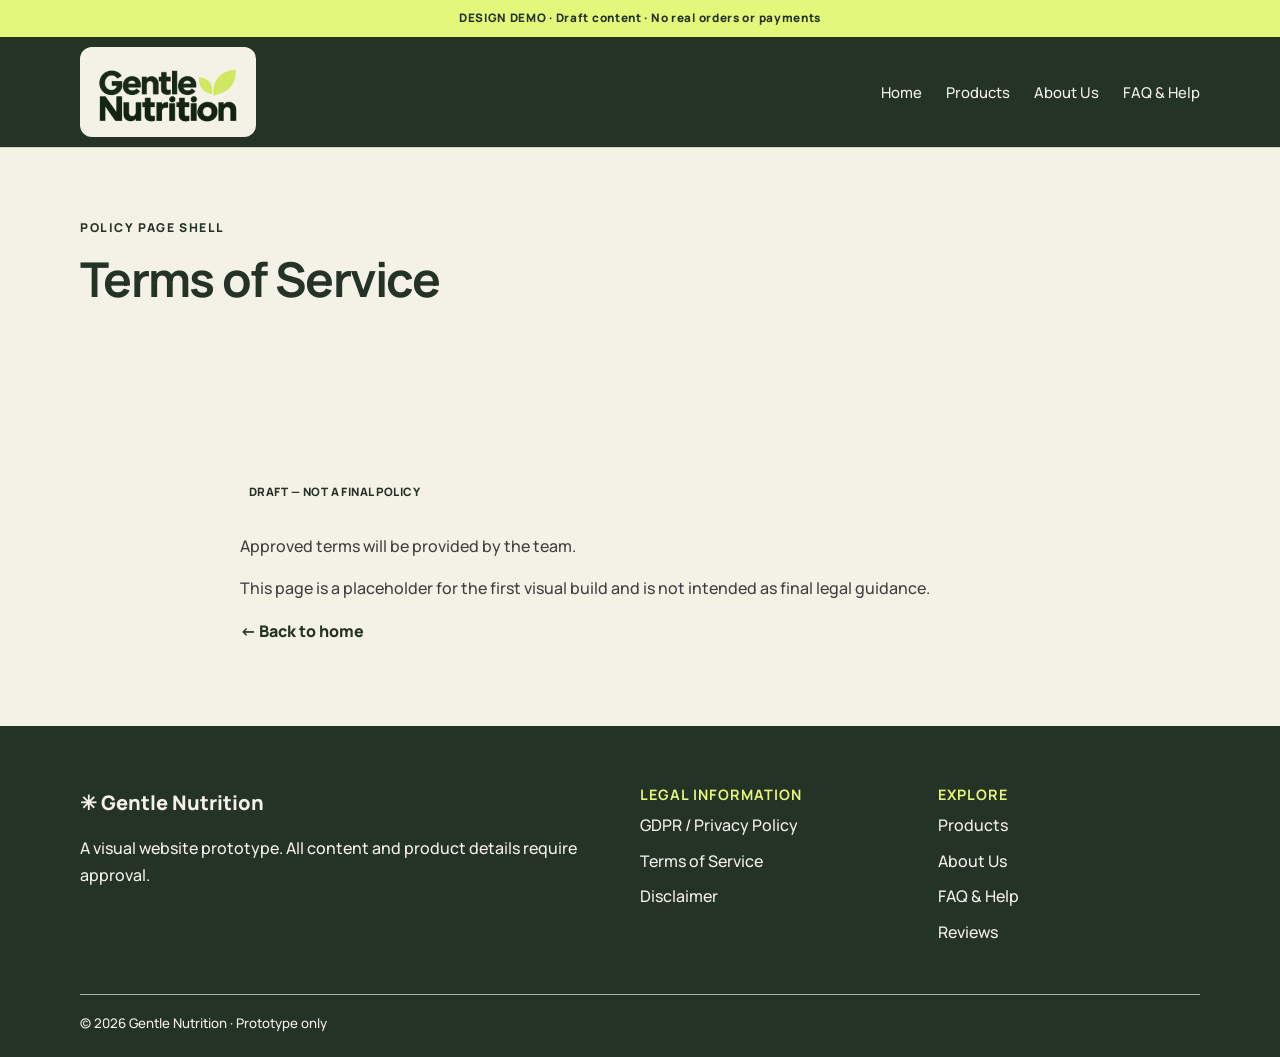
<file: terms.html>
<!DOCTYPE html>
<html lang="en"><head><meta charset="utf-8"/><meta content="width=device-width,initial-scale=1" name="viewport"/><meta content="Gentle Nutrition website layout prototype based on team wireframes" name="description"/><title>Terms of Service | Gentle Nutrition Demo</title><link href="style.css" rel="stylesheet"/><script defer="" src="script.js"></script></head><body><div class="demo-banner">DESIGN DEMO · Draft content · No real orders or payments</div><header class="site-header"><div class="container header-inner"><a class="brand" href="index.html"><img alt="Gentle Nutrition" class="official-logo" src="assets/gentle-nutrition-official-dark-logo.png"/></a><button aria-controls="main-nav" aria-expanded="false" class="menu-toggle" type="button">☰ Menu</button><nav aria-label="Main navigation" id="main-nav"><a href="index.html">Home</a><a href="products.html">Products</a><a href="about.html">About Us</a><a href="faq.html">FAQ &amp; Help</a></nav></div></header><main><section class="page-intro"><div class="container"><p class="eyebrow">POLICY PAGE SHELL</p><h1>Terms of Service</h1></div></section><section class="section"><div class="container narrow"><p class="draft-tag">DRAFT — NOT A FINAL POLICY</p><p>Approved terms will be provided by the team.</p><p>This page is a placeholder for the first visual build and is not intended as final legal guidance.</p><a class="text-link" href="index.html">← Back to home</a></div></section></main><footer class="site-footer"><div class="container footer-grid"><div><a class="footer-brand" href="index.html">✳ Gentle Nutrition</a><p>A visual website prototype. All content and product details require approval.</p></div><div><h3>LEGAL INFORMATION</h3><a href="privacy.html">GDPR / Privacy Policy</a><a href="terms.html">Terms of Service</a><a href="disclaimer.html">Disclaimer</a></div><div><h3>EXPLORE</h3><a href="products.html">Products</a><a href="about.html">About Us</a><a href="faq.html">FAQ &amp; Help</a><a href="reviews.html">Reviews</a></div></div><div class="container footer-bottom">© <span data-year=""></span> Gentle Nutrition · Prototype only</div></footer></body></html>
</file>
<file: style.css>
@import url('https://fonts.googleapis.com/css2?family=Manrope:wght@300;400;500;600;700;800&display=swap');
:root{--forest:#253326;--lime:#E3F77B;--cream:#F4F2E7;--sage:#A9B59B;--graphite:#404040;--white:#FFFFFF;--green:var(--forest);--green-dark:var(--forest);--ink:var(--graphite);--muted:#505950;--border:#CCD4C5;--pale:var(--cream);--shadow:0 12px 30px rgba(37,51,38,.08)}
*{box-sizing:border-box}html{scroll-behavior:smooth}body{margin:0;font-weight:500;font-family:'Manrope',Geneva,Verdana,sans-serif;color:var(--graphite);background:var(--cream);line-height:1.65}a{color:inherit}button,input{font:inherit}button{cursor:pointer}button:disabled{cursor:not-allowed;opacity:.65}img{max-width:100%;height:auto}h1,h2,h3{color:var(--forest);line-height:1.2;letter-spacing:-.035em;font-weight:700}h1{font-size:clamp(2.25rem,4.5vw,3rem);margin:0 0 22px}h2{font-size:clamp(1.8rem,3vw,2.5rem);margin:0 0 18px}h3{font-size:clamp(1.18rem,2vw,1.875rem);margin:0 0 9px}.container{width:min(1120px,calc(100% - 48px));margin-inline:auto}.demo-banner{padding:9px 12px;background:var(--lime);color:var(--forest);text-align:center;font-size:.73rem;font-weight:800;letter-spacing:.06em}.site-header{background:var(--cream);border-bottom:1px solid var(--border)}.header-inner{min-height:80px;display:flex;align-items:center;justify-content:space-between;gap:20px}.brand,.footer-brand{font-size:1.25rem;font-weight:800;text-decoration:none;white-space:nowrap}.brand-mark{font-size:1.6rem;color:var(--forest);margin-right:5px}.site-header nav{display:flex;gap:24px;align-items:center}.site-header nav a{text-decoration:none;font-weight:500;font-size:.93rem;padding:10px 0}.site-header nav a:hover,.site-header nav a[aria-current=page]{text-decoration:underline;text-underline-offset:6px}.menu-toggle{display:none;background:var(--forest);color:var(--cream);border:0;border-radius:999px;padding:9px 16px}.hero{background:var(--forest);padding:105px 0 112px;text-align:center}.hero-content{max-width:810px}.hero h1{color:var(--cream)}.hero .eyebrow{color:var(--lime)}.hero p:not(.eyebrow){font-size:1.1rem;color:var(--cream);max-width:660px;margin:0 auto 28px}.eyebrow{font-size:.76rem;font-weight:800;letter-spacing:.13em;color:var(--forest);margin:0 0 12px}.btn{display:inline-flex;align-items:center;justify-content:center;gap:10px;padding:13px 25px;border-radius:40px;text-decoration:none;border:2px solid transparent;font-weight:700;transition:transform .16s,box-shadow .16s}.btn:hover:not(:disabled){transform:translateY(-2px);box-shadow:0 6px 18px rgba(37,51,38,.15)}.btn-primary{background:var(--lime);color:var(--forest)}.btn-secondary,.btn-outline{background:var(--forest);color:var(--cream)}.btn-primary:disabled{background:var(--sage);color:var(--forest)}.section{padding:82px 0}.compact-top{padding-top:42px}.cream-section{background:var(--cream)}.section-heading{display:flex;justify-content:space-between;align-items:end;gap:24px;margin-bottom:28px}.section-heading .muted{max-width:340px}.muted{color:var(--muted)}.product-grid{display:grid;grid-template-columns:repeat(3,minmax(0,1fr));gap:22px}.product-card{border:1px solid var(--border);border-radius:22px;overflow:hidden;background:var(--white);text-decoration:none;box-shadow:var(--shadow);transition:transform .18s,box-shadow .18s}.product-card:hover{transform:translateY(-4px);box-shadow:0 16px 34px rgba(37,51,38,.15)}.cover{min-height:235px;display:grid;place-items:center;padding:20px;background:var(--cream);color:var(--forest)}.cover-challenge{background:#E9EED8}.cover-lunchboxes{background:#F2EAD9}.cover-constructors{background:#E5EBE0}.cover-placeholder{display:flex;flex-direction:column;align-items:center;justify-content:center;text-align:center;gap:15px;min-height:160px;border:2px dashed var(--sage);border-radius:18px;width:100%;padding:20px}.cover-placeholder span{font-size:3rem}.cover-placeholder small{font-size:.76rem;font-weight:700;letter-spacing:.05em}.product-card-content{padding:23px}.product-card-content p{color:var(--muted);margin:8px 0 14px}.product-card-content .price-small{color:var(--forest);font-weight:800}.tiny-label,.draft-tag{display:inline-block;background:var(--cream);color:var(--forest);padding:4px 9px;border-radius:7px;font-size:.72rem;letter-spacing:.04em;font-weight:800}.tiny-label{margin-bottom:12px}.text-link{color:var(--forest);font-weight:800;text-decoration:none}.text-link:hover{text-decoration:underline}.centered{text-align:center;margin-top:32px}.split,.story-split,.about-block,.product-detail{display:grid;grid-template-columns:1fr 1fr;gap:40px;align-items:center}.feature-panel{padding:48px;background:var(--cream);border-radius:25px}.image-placeholder{min-height:350px;border:2px dashed var(--sage);border-radius:25px;background:var(--cream);display:flex;align-items:center;justify-content:center;flex-direction:column;text-align:center;padding:20px}.illustration-leaf{font-size:5rem;color:var(--forest)}.feature-list{padding-left:24px}.feature-list li{margin-bottom:10px}.portrait-placeholder{width:min(100%,300px);aspect-ratio:1;border:2px dashed var(--sage);border-radius:50%;background:var(--cream);display:grid;place-items:center;text-align:center;margin-inline:auto;padding:20px}.review-grid{display:grid;grid-template-columns:repeat(2,1fr);gap:22px;margin-top:26px}.review-card{border:1px solid var(--border);border-radius:20px;padding:30px;background:white;box-shadow:var(--shadow)}.review-card h3{margin-top:16px}.site-footer{background:var(--forest);color:var(--cream);padding:60px 0 22px}.site-footer a,.site-footer p{color:var(--cream)}.footer-grid{display:grid;grid-template-columns:2fr 1fr 1fr;gap:35px}.footer-grid h3{color:var(--lime);font-size:.9rem;letter-spacing:.07em}.footer-grid a:not(.footer-brand){display:block;text-decoration:none;margin:9px 0}.footer-grid a:hover{text-decoration:underline}.footer-bottom{border-top:1px solid var(--sage);margin-top:40px;padding-top:18px;font-size:.83rem}.page-intro{background:var(--cream);padding:70px 0 55px}.page-intro p:not(.eyebrow){max-width:680px}.slim-intro{padding:30px 0}.back-link{display:inline-block;margin-bottom:20px;font-weight:700;text-decoration:none;color:var(--forest)}.search-row{display:flex;align-items:center;justify-content:space-between;gap:20px;margin-bottom:28px}.search-box{display:flex;align-items:center;gap:12px;flex:1;max-width:640px;border:1px solid var(--border);border-radius:15px;padding:12px 18px;background:white}.search-box span{font-size:1.5rem}.search-box input{width:100%;min-width:0;border:0;outline:0}.search-box:focus-within{outline:3px solid var(--forest);outline-offset:2px}.results-count{font-size:.9rem;color:var(--muted)}.empty-results{padding:25px;border:1px dashed var(--sage);border-radius:15px}.product-detail{grid-template-columns:1.05fr .95fr;align-items:start;gap:55px}.cover-large{min-height:480px;border-radius:22px}.cover-large .cover-placeholder{min-height:380px}.detail-content h1{font-size:clamp(2.1rem,4vw,3.5rem);margin:16px 0 8px}.detail-price{font-size:1.6rem;font-weight:800;color:var(--forest)}.detail-content h2{font-size:1.3rem;margin-top:28px}.wide-btn{width:100%;margin-top:16px}.center-text{text-align:center;font-size:.85rem}.narrow{max-width:800px}.faq-intro{text-align:center}.faq-intro p:not(.eyebrow){margin-inline:auto}.faq-group{margin-bottom:48px}.faq-group h2{font-size:1.7rem}.faq-item{border-top:1px solid var(--border)}.faq-item:last-child{border-bottom:1px solid var(--border)}.faq-item summary{cursor:pointer;padding:20px 6px;display:flex;justify-content:space-between;gap:18px;font-weight:700;list-style:none}.faq-item summary::-webkit-details-marker{display:none}.faq-chevron{font-size:1.5rem}.faq-answer{padding:0 12px 18px}.tall-image{min-height:420px}:focus-visible{outline:3px solid #516F26;outline-offset:4px}[hidden]{display:none!important}@media(max-width:900px){.product-grid{grid-template-columns:repeat(2,minmax(0,1fr))}.feature-panel{padding:30px}}@media(max-width:700px){.container{width:calc(100% - 32px)}.header-inner{flex-wrap:wrap;min-height:70px}.menu-toggle{display:block}.site-header nav{display:none;flex-direction:column;align-items:stretch;width:100%;gap:0;padding-bottom:16px}.site-header nav.open{display:flex}.site-header nav a{padding:12px}.hero{padding:72px 0}.section{padding:54px 0}.compact-top{padding-top:35px}.product-grid,.split,.story-split,.about-block,.product-detail,.review-grid,.footer-grid{grid-template-columns:1fr}.section-heading{display:block}.feature-panel{padding:28px}.search-row{flex-direction:column;align-items:stretch}.search-box{max-width:none}.cover-large{min-height:350px}.cover-large .cover-placeholder{min-height:280px}.page-intro{padding:50px 0 38px}.footer-grid{gap:20px}.tall-image{min-height:280px}}@media(max-width:400px){.brand{font-size:1rem}.menu-toggle{font-size:.85rem;padding:8px 12px}.product-grid{gap:16px}.product-card-content{padding:18px}}

/* Locally packaged approved product cover assets */
.cover:has(.product-cover-image){padding:0;display:block;min-height:0;background:var(--cream)}
.product-cover-image{display:block;width:100%;height:auto;aspect-ratio:1/1;object-fit:contain;background:var(--cream)}
.cover-large:has(.product-cover-image){min-height:0;overflow:hidden}
.cover-large .product-cover-image{aspect-ratio:1/1}

/* Official supplied logo — preserve aspect ratio, colour and full artwork. */
.site-header .brand{display:inline-flex;align-items:center;justify-content:center;flex:0 0 auto;padding:12px 0;line-height:1;white-space:normal}
.official-logo{display:block;width:148px;height:auto;max-width:100%;object-fit:contain}
.site-header .header-inner{min-height:100px}
.site-header .brand:focus-visible{outline:3px solid var(--forest);outline-offset:4px}
.site-header nav a{color:var(--forest)}
.btn-primary{background:var(--lime);color:var(--forest);border-radius:40px}
.btn-secondary,.btn-outline{background:var(--forest);color:var(--cream);border-radius:40px}
.menu-toggle{border-radius:40px}
@media(max-width:700px){.site-header .header-inner{min-height:86px}.official-logo{width:128px}.site-header .brand{padding:10px 0}}
@media(max-width:360px){.official-logo{width:120px}}
@media(prefers-reduced-motion:reduce){html{scroll-behavior:auto}*,*::before,*::after{transition:none!important;animation:none!important}}

/* November brand refinement: gentle layered backgrounds, no product image edits. */
.site-header{background:var(--forest)}.site-header nav a{color:var(--cream)}
.site-header nav a[aria-current=page]{background:var(--lime);color:var(--forest);border-radius:40px;padding:10px 16px;text-decoration:none}
.site-header .brand{background:var(--cream);border-radius:12px;margin:10px 0;padding:8px 14px;min-width:0}
.hero{position:relative;overflow:hidden;text-align:left;background:radial-gradient(ellipse at 82% 32%,rgba(169,181,155,.53) 0%,transparent 39%),radial-gradient(ellipse at 92% 90%,rgba(227,247,123,.25),transparent 45%),linear-gradient(105deg,#F4F2E7 22%,#E8E7D8 100%);padding:100px 0 108px}
.hero::after{content:"";position:absolute;right:-110px;top:10%;width:min(45vw,540px);aspect-ratio:1;border-radius:50%;background:radial-gradient(circle at 40% 40%,#dbe5c5 0 15%,#a9b59b 16% 28%,#F4F2E7 29% 33%,#d3d2bd 34% 36%,transparent 37%);opacity:.55;pointer-events:none}
.hero-content{position:relative;z-index:1;max-width:1120px}.hero-content>*{max-width:580px}.hero h1{color:var(--forest)}.hero .eyebrow{color:var(--forest)}.hero p:not(.eyebrow){color:var(--graphite);margin:0 0 28px}
.product-card{background:#fffdf6}.cover:has(.product-cover-image){background:linear-gradient(140deg,#E8E4D8,#F4F2E7)}
.explore-icons{background:#EAECDD}.icon-grid{display:grid;grid-template-columns:repeat(4,minmax(0,1fr));gap:18px;margin-top:30px}.icon-topic{padding:26px 16px;text-align:center;border:1px solid #D1D9C9;border-radius:20px;background:#fffdf7}.icon-circle{width:70px;height:70px;display:inline-flex;align-items:center;justify-content:center;border-radius:50%;background:var(--lime);color:var(--forest)}.icon-topic h3{font-size:1.2rem;margin:15px 0 6px}.icon-topic p{margin:0;font-size:.9rem;color:var(--graphite)}
@media(max-width:800px){.icon-grid{grid-template-columns:repeat(2,minmax(0,1fr))}.hero::after{opacity:.24}}
@media(max-width:700px){.site-header nav a{color:var(--cream)}.site-header .brand{margin:8px 0}.hero{padding:68px 0}.hero::after{width:280px;right:-180px;top:8%}.hero-content>*{max-width:100%}}
@media(max-width:380px){.icon-grid{gap:10px}.icon-topic{padding:20px 10px}.icon-circle{width:58px;height:58px}}
</file>
